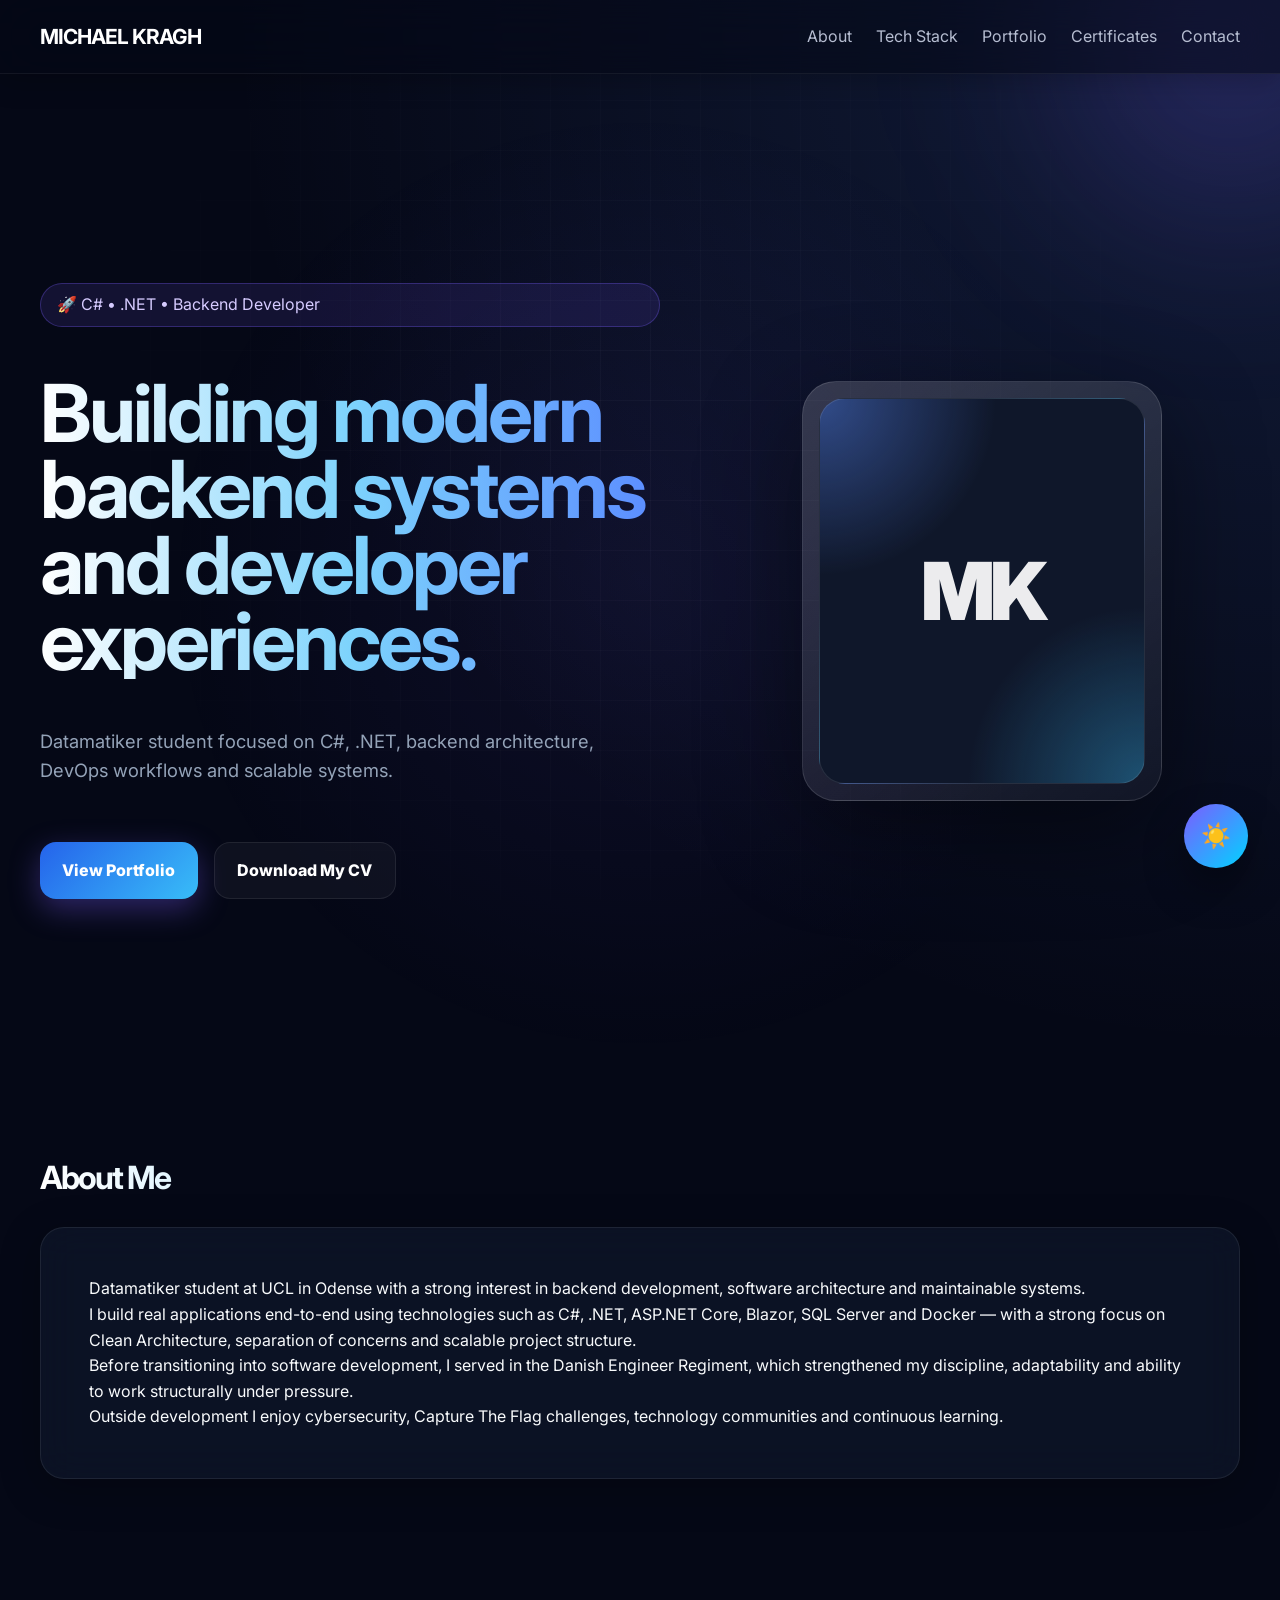
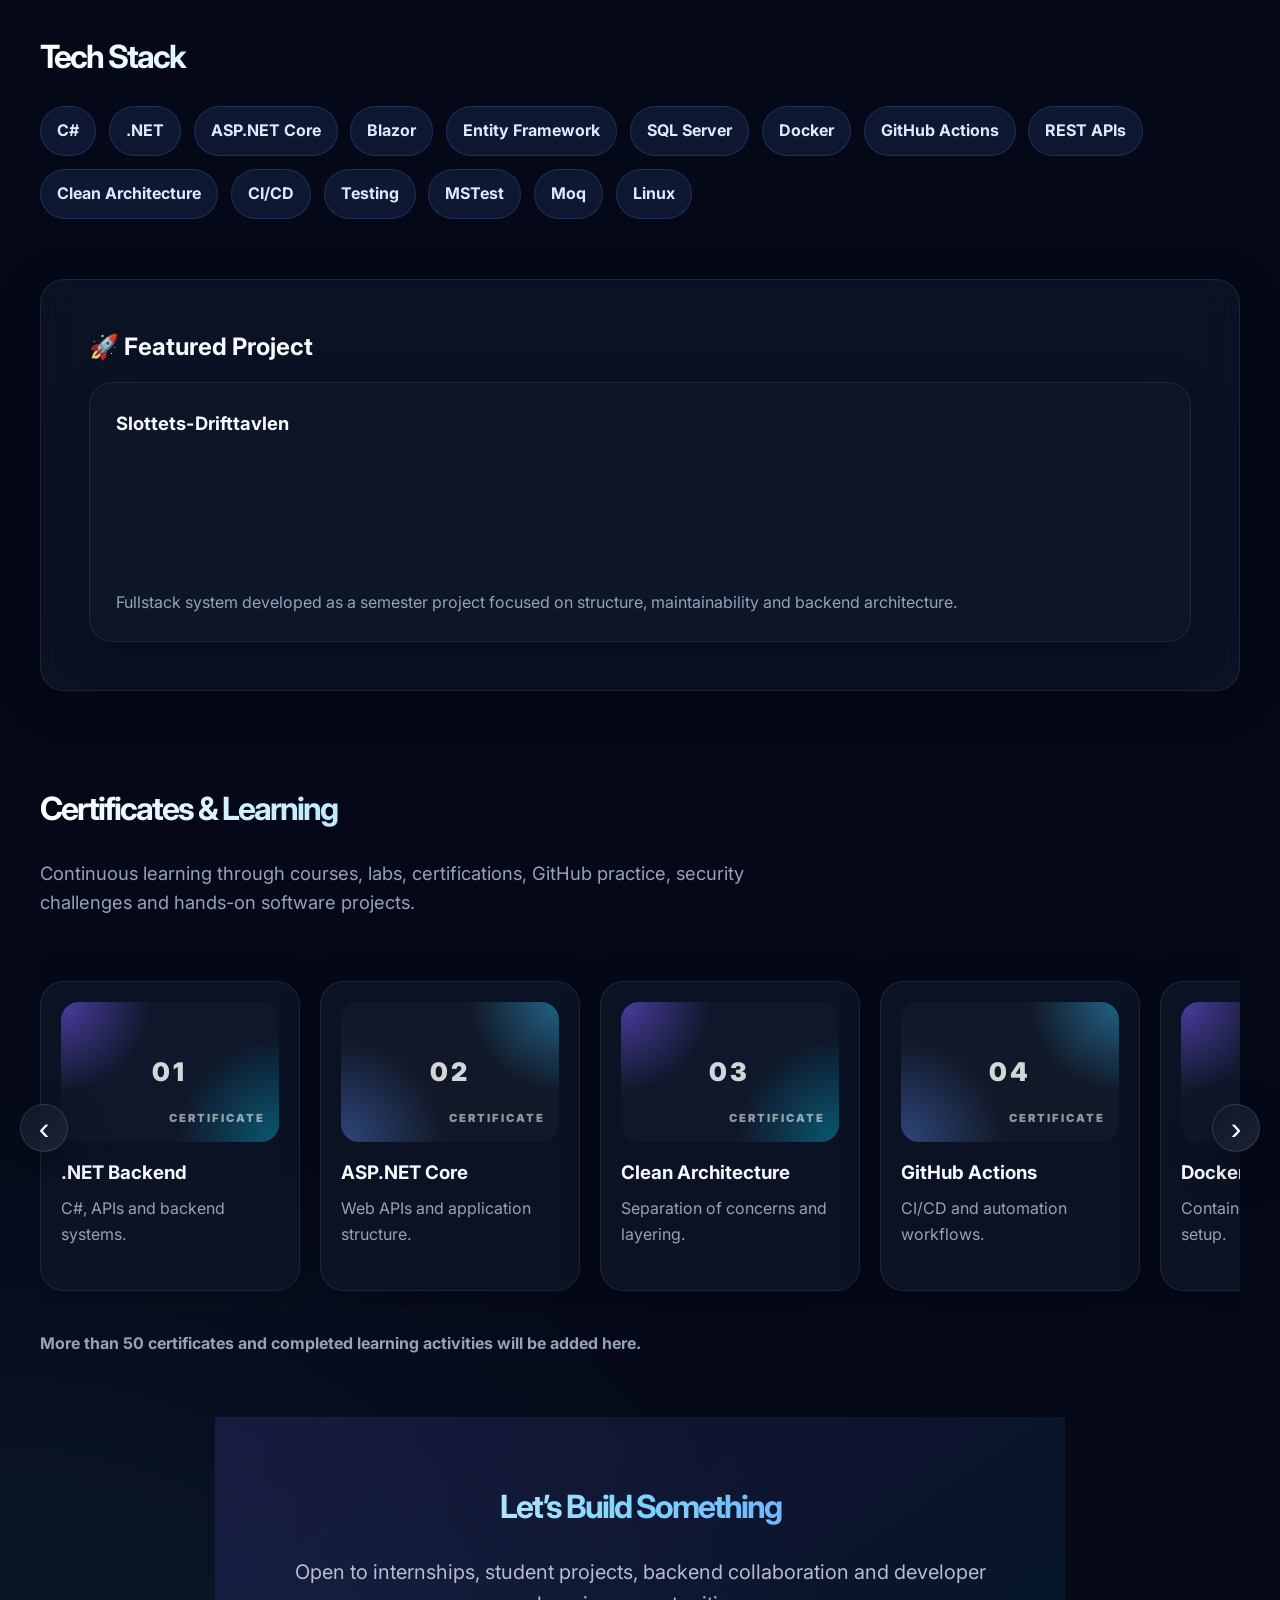
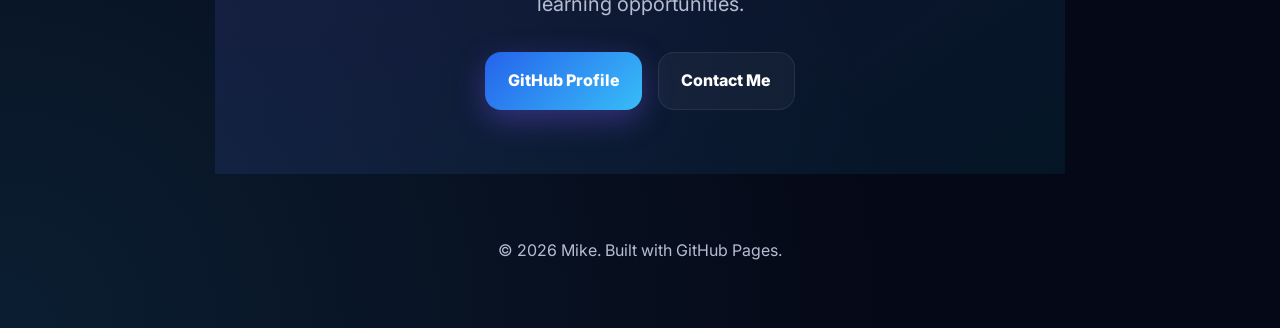
<file: index.html>
<!doctype html>
<html lang="en">
  <head>
    <meta charset="UTF-8" />
    <meta name="viewport" content="width=device-width, initial-scale=1.0" />

    <title>Mike | Developer Portfolio</title>

    <link rel="preconnect" href="https://fonts.googleapis.com" />
    <link rel="preconnect" href="https://fonts.gstatic.com" crossorigin />

    <link
      href="https://fonts.googleapis.com/css2?family=Inter:wght@300;400;500;600;700&display=swap"
      rel="stylesheet"
    />

    <link rel="icon" type="image/svg+xml" href="favicon.svg" />
  <link rel="manifest" href="site.webmanifest" />
  <link rel="stylesheet" href="style.css" />
  </head>

  <!doctype html>
  <html lang="en">
    <head>
      <!-- #region Meta -->
      <meta charset="UTF-8" />
      <meta name="viewport" content="width=device-width, initial-scale=1.0" />
      <meta
        name="description"
        content="Modern developer CV and portfolio for a C# .NET backend developer."
      />
      <!-- #endregion -->

      <!-- #region Title -->
      <title>Michael Kragh | C# .NET Developer</title>
      <!-- #endregion -->

      <!-- #region Fonts -->
      <link rel="preconnect" href="https://fonts.googleapis.com" />
      <link rel="preconnect" href="https://fonts.gstatic.com" crossorigin />
      <link
        href="https://fonts.googleapis.com/css2?family=Inter:wght@300;400;500;600;700;800&display=swap"
        rel="stylesheet"
      />
      <!-- #endregion -->

      <!-- #region Styles -->
      <link rel="stylesheet" href="style.css" />
      <!-- #endregion -->
    </head>

    
    <body>

<button class="theme-toggle" aria-label="Toggle theme">☀️</button>


  <div class="scroll-progress"></div>

      <!-- #region Background -->
      <div class="background-glow" aria-hidden="true"></div>

  <div class="background-grid"></div>

      <!-- #endregion -->

      
  <!-- #region Page Header -->
  <header class="site-header">
    <nav class="site-nav" aria-label="Primary navigation">
      <a href="#" class="brand" aria-label="Go to homepage">MICHAEL KRAGH</a>

      <ul class="nav-links">
        <li><a href="#about">About</a></li>
        <li><a href="#skills">Tech Stack</a></li>
        <li><a href="portfolio.html">Portfolio</a></li>
        <li><a href="#certificates">Certificates</a></li>
        <li><a href="#contact">Contact</a></li>
      </ul>

      <button class="mobile-menu-toggle" aria-label="Toggle navigation" aria-expanded="false">
        <span></span>
        <span></span>
        <span></span>
      </button>
    </nav>
  </header>
  <!-- #endregion -->


      <!-- #region Main Content -->
      <main>
        <!-- #region Hero Section -->
        <section class="hero" aria-labelledby="hero-title">
<div class="hero-layout">
<div class="hero-left">
<p class="hero-tag">🚀 C# • .NET • Backend Developer</p>
<h1 id="hero-title" class="gradient-text">Building modern backend systems and developer experiences.</h1>
<p class="hero-description">Datamatiker student focused on ASP.NET Core, APIs, architecture, security and scalable systems.</p>
<div class="hero-actions">
<a href="portfolio.html" class="primary-btn">View Portfolio</a>
<a href="docs/cv.pdf" class="secondary-btn" target="_blank">Download My CV</a>
</div>
</div>
<div class="hero-right">
        <div class="profile-frame" aria-label="Profile image placeholder">
          <div class="profile-placeholder">
            <span>MK</span>
          </div>
        </div>
      </div>
    </div>
  </section>
        <!-- #endregion -->

        <!-- #region About Section -->
        
<section id="about" class="section">
  <h2 class="section-title gradient-text">
    About Me
  </h2>

  <div class="glass-card">
    <p>
      Datamatiker student at UCL in Odense with a strong interest in backend development,
      software architecture and maintainable systems.
    </p>

    <p>
      I build real applications end-to-end using technologies such as C#, .NET,
      ASP.NET Core, Blazor, SQL Server and Docker — with a strong focus on
      Clean Architecture, separation of concerns and scalable project structure.
    </p>

    <p>
      Before transitioning into software development, I served in the Danish
      Engineer Regiment, which strengthened my discipline, adaptability and
      ability to work structurally under pressure.
    </p>

    <p>
      Outside development I enjoy cybersecurity, Capture The Flag challenges,
      technology communities and continuous learning.
    </p>
  </div>
</section>

        <!-- #endregion -->

        <!-- #region Skills Section -->
        <section id="skills" class="section">
<h2 class="section-title gradient-text">Tech Stack</h2>
<ul id="skills-container" class="skills"></ul>
</section>
        <!-- #endregion -->

        <!-- #region Projects Section -->
        <section
          id="projects"
          class="glass-card hover-lift"
          aria-labelledby="projects-title"
        >
          <h2 id="projects-title">🚀 Featured Project</h2>

          <article class="project-card glow-hover">
            <h3>Slottets-Drifttavlen</h3>

            <p>
              Fullstack system developed as a semester project focused on
              structure, maintainability and backend architecture.
            </p>
          </article>
        </section>
        <!-- #endregion -->
      

<section id="certificates" class="section">
  <h2 class="section-title gradient-text">Certificates & Learning</h2>

  <p class="hero-description">
    Continuous learning through courses, labs, certifications, GitHub practice,
    security challenges and hands-on software projects.
  </p>

  <div class="certificate-slider-wrapper">
    <button class="slider-btn slider-btn-left" type="button" aria-label="Scroll certificates left">‹</button>

    <div class="certificate-slider" aria-label="Certificate slider">
    <article class="certificate-card"><div class="certificate-image">01</div><h3>.NET Backend</h3><p>C#, APIs and backend systems.</p></article>
    <article class="certificate-card"><div class="certificate-image">02</div><h3>ASP.NET Core</h3><p>Web APIs and application structure.</p></article>
    <article class="certificate-card"><div class="certificate-image">03</div><h3>Clean Architecture</h3><p>Separation of concerns and layering.</p></article>
    <article class="certificate-card"><div class="certificate-image">04</div><h3>GitHub Actions</h3><p>CI/CD and automation workflows.</p></article>
    <article class="certificate-card"><div class="certificate-image">05</div><h3>Docker</h3><p>Containers and deployment setup.</p></article>
    <article class="certificate-card"><div class="certificate-image">06</div><h3>SQL & Databases</h3><p>Relational data and persistence.</p></article>
    <article class="certificate-card"><div class="certificate-image">07</div><h3>Testing</h3><p>MSTest, Moq and test principles.</p></article>
    <article class="certificate-card"><div class="certificate-image">08</div><h3>Security</h3><p>CTF, OSINT and security thinking.</p></article>
    <article class="certificate-card"><div class="certificate-image">09</div><h3>Blazor</h3><p>Modern .NET web applications.</p></article>
    <article class="certificate-card"><div class="certificate-image">10</div><h3>Frontend Basics</h3><p>HTML, CSS and JavaScript.</p></article>
    <article class="certificate-card"><div class="certificate-image">11</div><h3>DevOps</h3><p>Deployment and maintainability.</p></article>
    <article class="certificate-card"><div class="certificate-image">12</div><h3>Learning Path</h3><p>Ongoing professional development.</p></article>
  </div>

    <button class="slider-btn slider-btn-right" type="button" aria-label="Scroll certificates right">›</button>
  </div>

  <p class="certificate-note">
    More than 50 certificates and completed learning activities will be added here.
  </p>
</section>



<section id="contact" class="section contact-section">
<h2 class="section-title gradient-text">Let’s Build Something</h2>
<p>Open to internships, student projects, backend collaboration and developer learning opportunities.</p>
<div class="hero-actions">
<a href="https://github.com/codemikemike" class="primary-btn">GitHub Profile</a>
<a href="mailto:codemikemike.noreply.github.com" class="secondary-btn">Contact Me</a>
</div>
</section>
</main>
      <!-- #endregion -->

      <!-- #region Footer -->
      <footer class="site-footer">
        <p>© 2026 Mike. Built with GitHub Pages.</p>
      </footer>
      <!-- #endregion -->
      <script type="module" src="src/app.js"></script>
</body>
  </html>
</html>
</file>
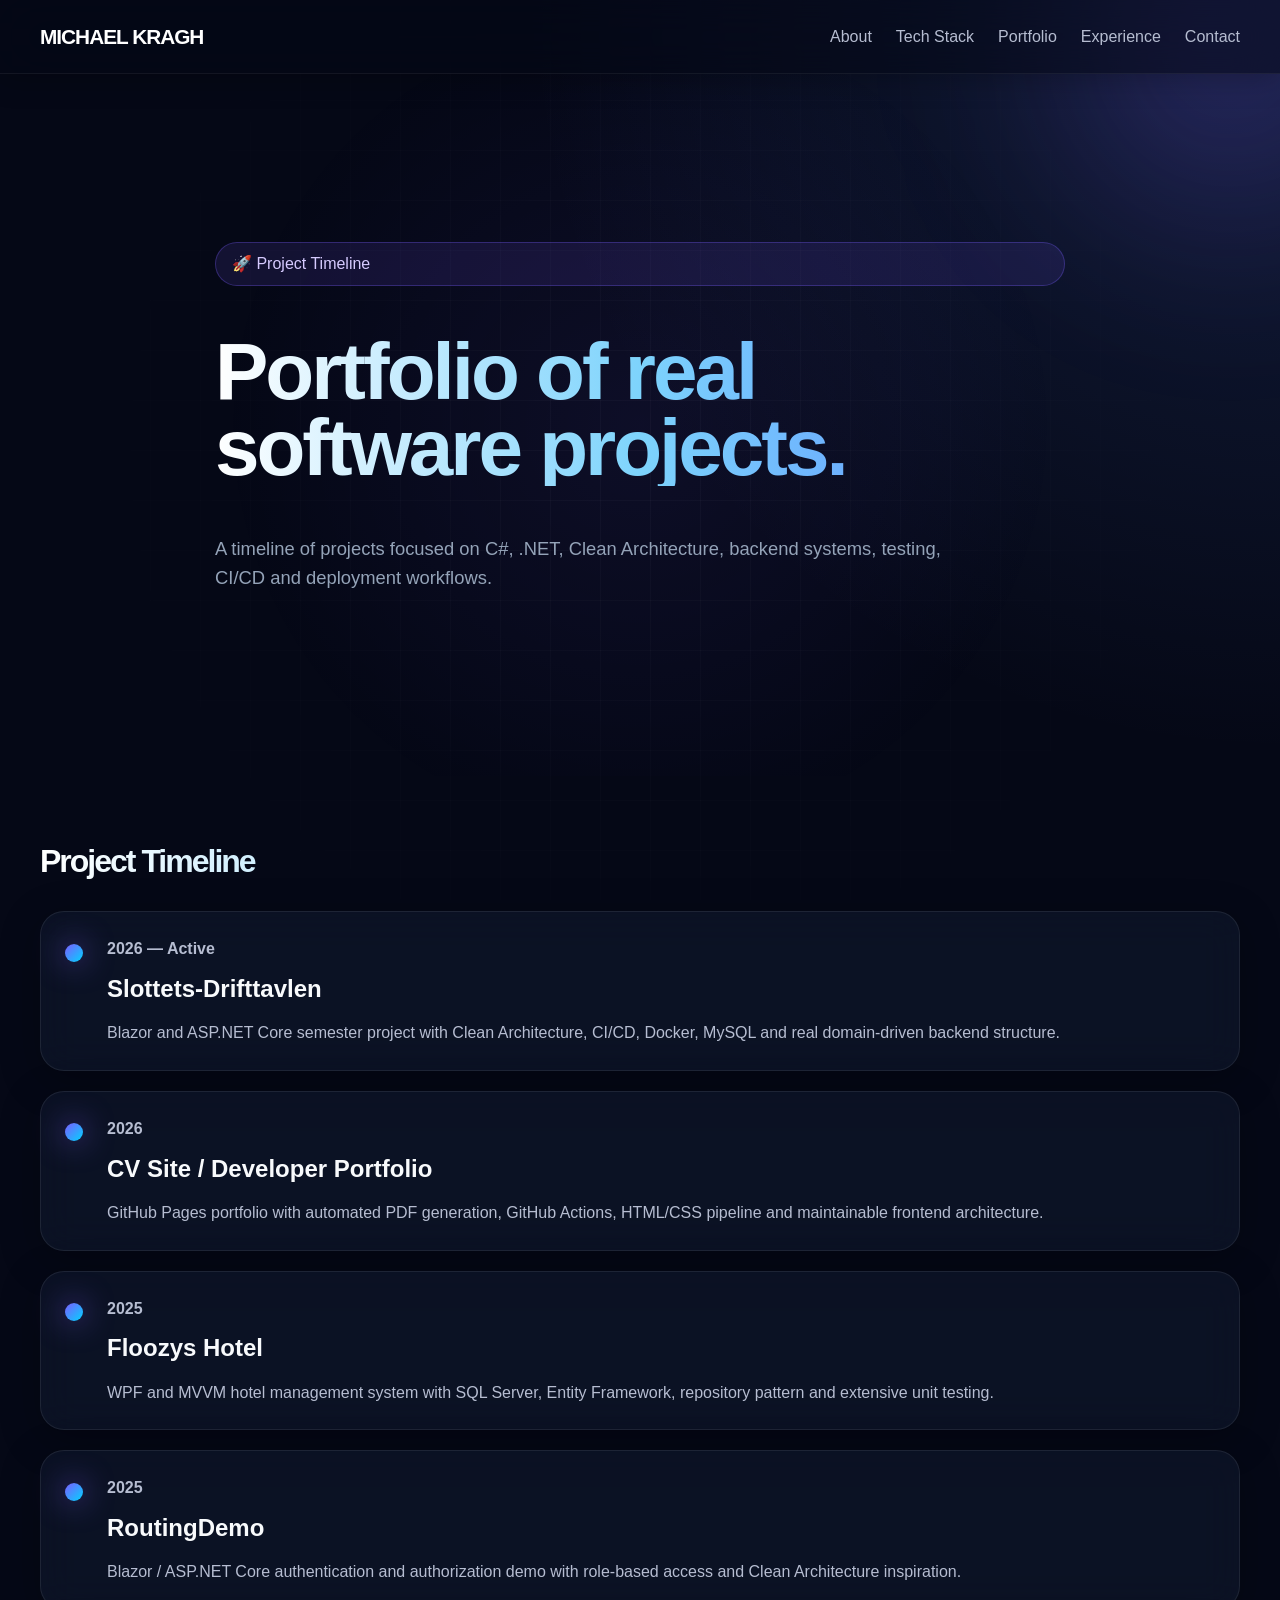
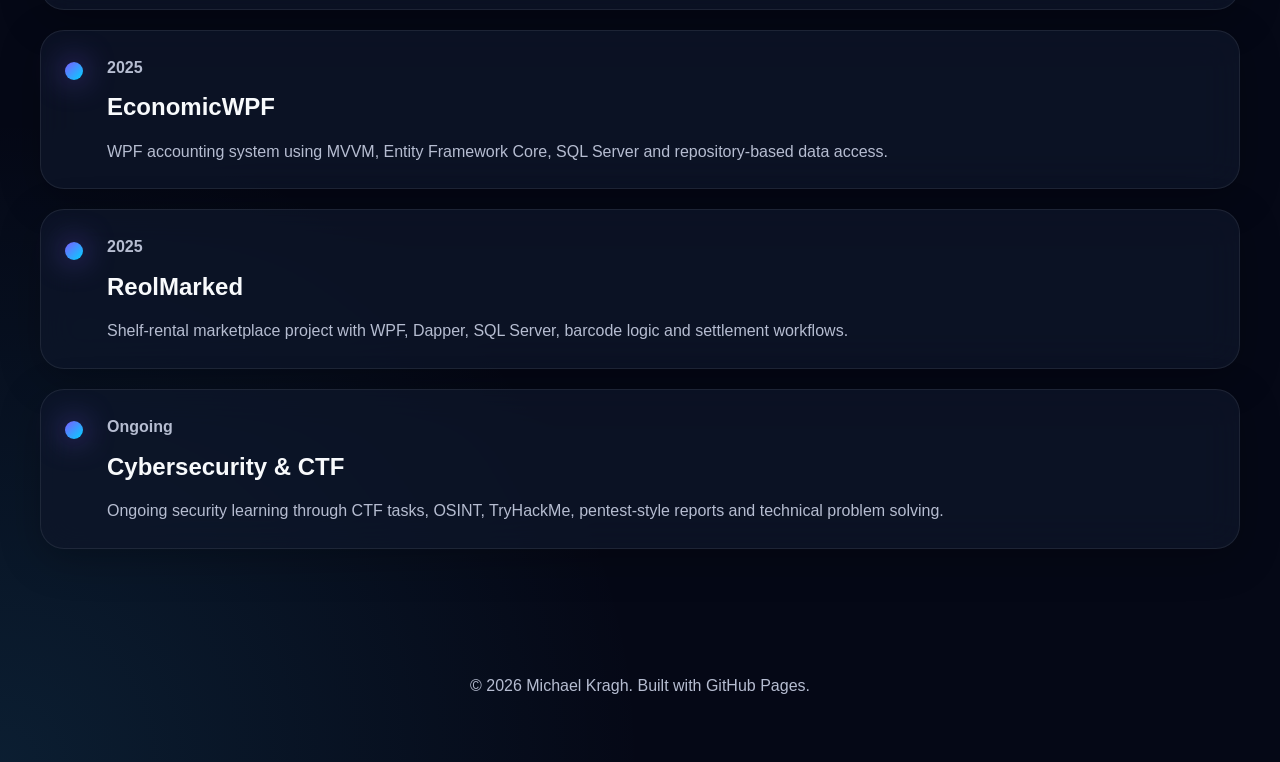
<file: portfolio.html>
<!DOCTYPE html>
<html lang="en">
<head>
  <meta charset="UTF-8" />
  <meta name="viewport" content="width=device-width, initial-scale=1.0" />

  <title>Michael Kragh | Portfolio</title>

  <link rel="icon" type="image/svg+xml" href="favicon.svg" />
  <link rel="stylesheet" href="style.css" />
</head>

<body>
  <div class="scroll-progress"></div>
  <div class="background-glow" aria-hidden="true"></div>
  <div class="background-grid"></div>

  <header class="site-header">
    <nav class="site-nav" aria-label="Primary navigation">
      <a href="index.html" class="brand">MICHAEL KRAGH</a>

      <ul class="nav-links">
        <li><a href="index.html#about">About</a></li>
        <li><a href="index.html#skills">Tech Stack</a></li>
        <li><a href="portfolio.html">Portfolio</a></li>
        <li><a href="index.html#experience">Experience</a></li>
        <li><a href="index.html#contact">Contact</a></li>
      </ul>
    </nav>
  </header>

  <main>
    <section class="hero">
      <div class="hero-left">
        <p class="hero-tag">🚀 Project Timeline</p>

        <h1 class="gradient-text">
          Portfolio of real software projects.
        </h1>

        <p class="hero-description">
          A timeline of projects focused on C#, .NET, Clean Architecture,
          backend systems, testing, CI/CD and deployment workflows.
        </p>
      </div>
    </section>

    <section class="section">
      <h2 class="section-title gradient-text">Project Timeline</h2>

      <div class="timeline">

        <article class="timeline-item">
          <span class="timeline-dot"></span>
          <div>
            <p class="timeline-date">2026 — Active</p>
            <h3>Slottets-Drifttavlen</h3>
            <p>
              Blazor and ASP.NET Core semester project with Clean Architecture,
              CI/CD, Docker, MySQL and real domain-driven backend structure.
            </p>
          </div>
        </article>

        <article class="timeline-item">
          <span class="timeline-dot"></span>
          <div>
            <p class="timeline-date">2026</p>
            <h3>CV Site / Developer Portfolio</h3>
            <p>
              GitHub Pages portfolio with automated PDF generation, GitHub Actions,
              HTML/CSS pipeline and maintainable frontend architecture.
            </p>
          </div>
        </article>

        <article class="timeline-item">
          <span class="timeline-dot"></span>
          <div>
            <p class="timeline-date">2025</p>
            <h3>Floozys Hotel</h3>
            <p>
              WPF and MVVM hotel management system with SQL Server,
              Entity Framework, repository pattern and extensive unit testing.
            </p>
          </div>
        </article>

        <article class="timeline-item">
          <span class="timeline-dot"></span>
          <div>
            <p class="timeline-date">2025</p>
            <h3>RoutingDemo</h3>
            <p>
              Blazor / ASP.NET Core authentication and authorization demo
              with role-based access and Clean Architecture inspiration.
            </p>
          </div>
        </article>

        <article class="timeline-item">
          <span class="timeline-dot"></span>
          <div>
            <p class="timeline-date">2025</p>
            <h3>EconomicWPF</h3>
            <p>
              WPF accounting system using MVVM, Entity Framework Core,
              SQL Server and repository-based data access.
            </p>
          </div>
        </article>

        <article class="timeline-item">
          <span class="timeline-dot"></span>
          <div>
            <p class="timeline-date">2025</p>
            <h3>ReolMarked</h3>
            <p>
              Shelf-rental marketplace project with WPF, Dapper,
              SQL Server, barcode logic and settlement workflows.
            </p>
          </div>
        </article>

        <article class="timeline-item">
          <span class="timeline-dot"></span>
          <div>
            <p class="timeline-date">Ongoing</p>
            <h3>Cybersecurity & CTF</h3>
            <p>
              Ongoing security learning through CTF tasks, OSINT,
              TryHackMe, pentest-style reports and technical problem solving.
            </p>
          </div>
        </article>

      </div>
    </section>
  </main>

  <footer class="site-footer">
    <p>© 2026 Michael Kragh. Built with GitHub Pages.</p>
  </footer>

  <script type="module" src="src/app.js"></script>
</body>
</html>
</file>
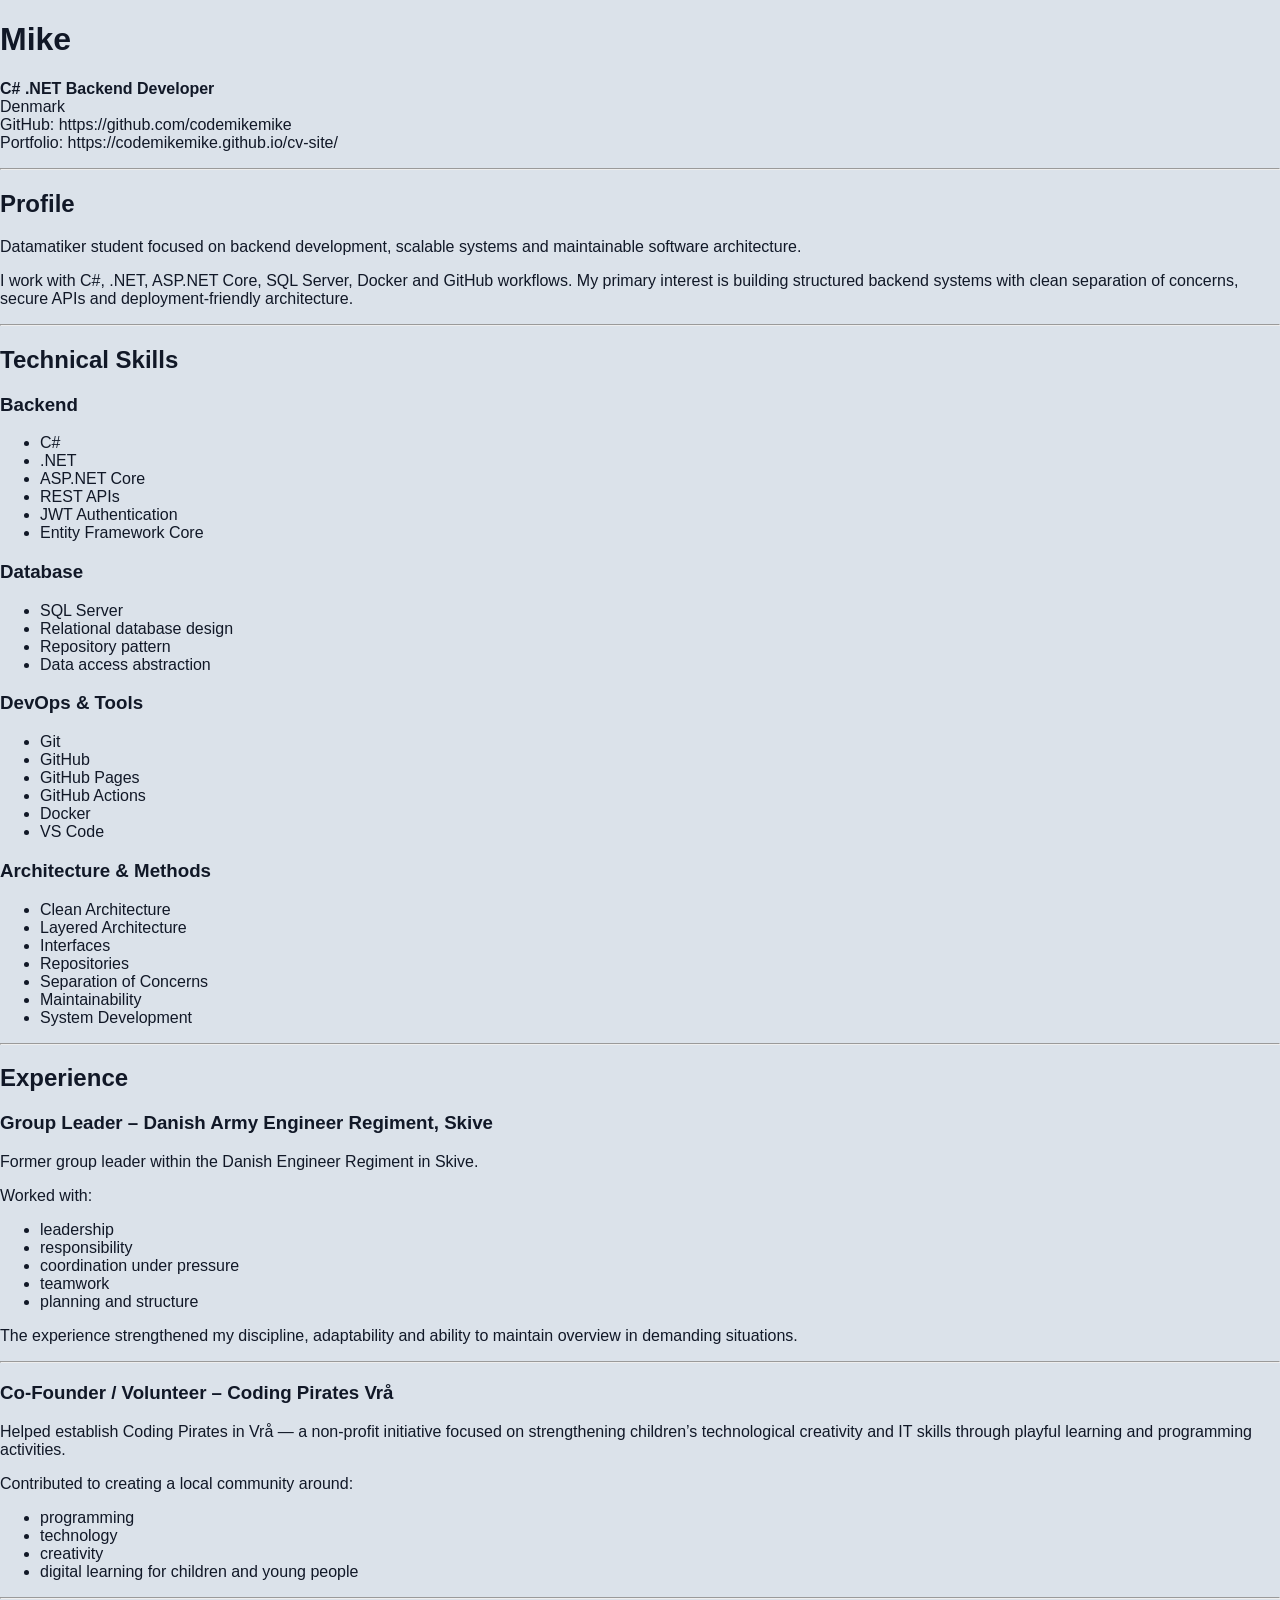
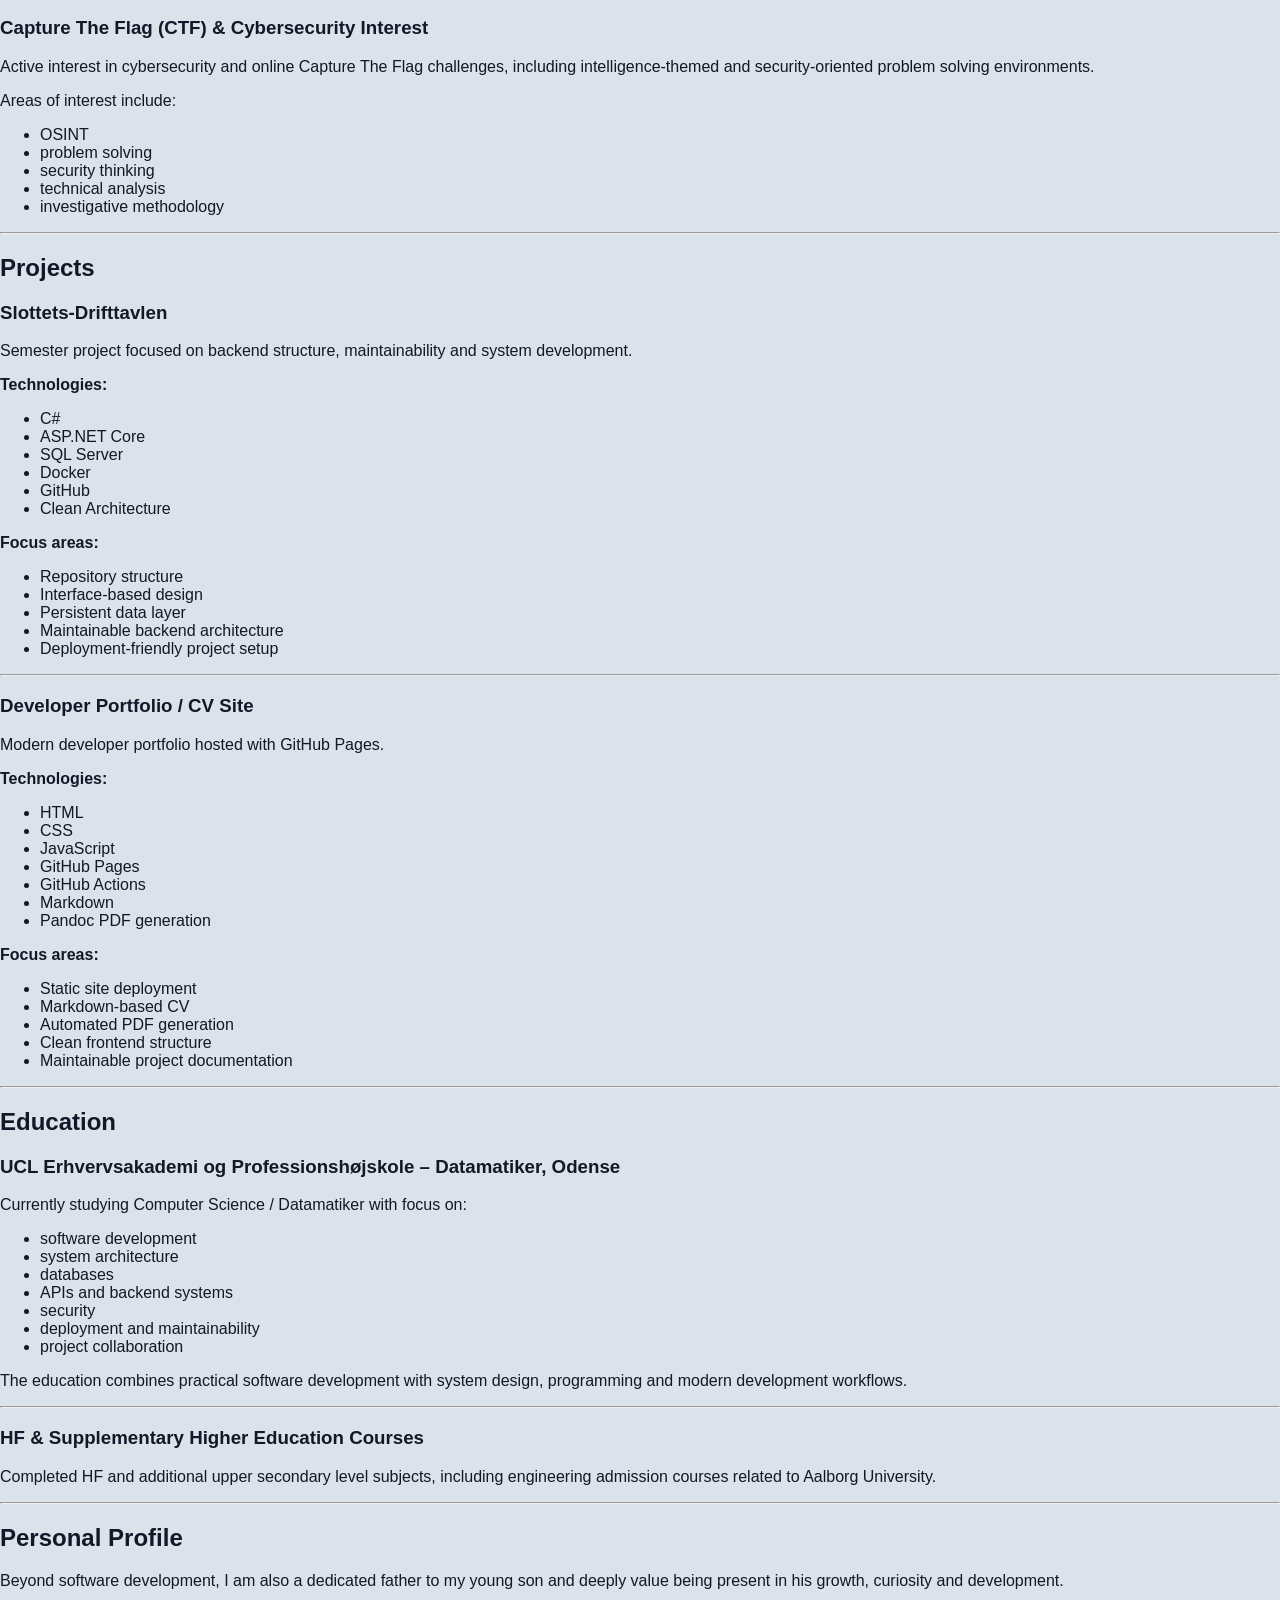
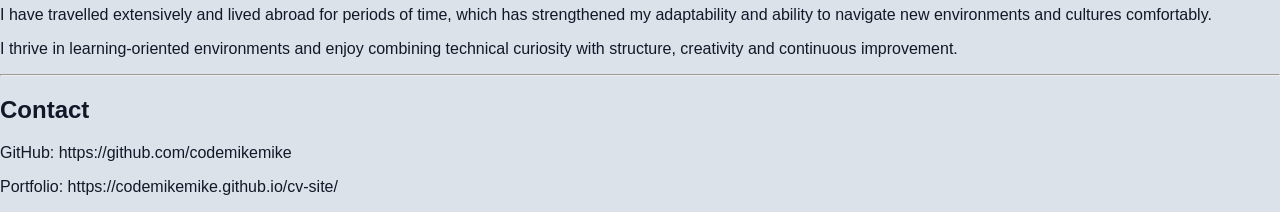
<file: docs/cv.html>
<!DOCTYPE html>
<html xmlns="http://www.w3.org/1999/xhtml" lang="" xml:lang="">
<head>
  <meta charset="utf-8" />
  <meta name="generator" content="pandoc" />
  <meta name="viewport" content="width=device-width, initial-scale=1.0, user-scalable=yes" />
  <title>cv</title>
  <style>
    code{white-space: pre-wrap;}
    span.smallcaps{font-variant: small-caps;}
    div.columns{display: flex; gap: min(4vw, 1.5em);}
    div.column{flex: auto; overflow-x: auto;}
    div.hanging-indent{margin-left: 1.5em; text-indent: -1.5em;}
    /* The extra [class] is a hack that increases specificity enough to
       override a similar rule in reveal.js */
    ul.task-list[class]{list-style: none;}
    ul.task-list li input[type="checkbox"] {
      font-size: inherit;
      width: 0.8em;
      margin: 0 0.8em 0.2em -1.6em;
      vertical-align: middle;
    }
    .display.math{display: block; text-align: center; margin: 0.5rem auto;}
  </style>
  <link rel="stylesheet" href="cv-pdf.css" />
</head>
<body>
<h1 id="mike">Mike</h1>
<p><strong>C# .NET Backend Developer</strong><br />
Denmark<br />
GitHub: https://github.com/codemikemike<br />
Portfolio: https://codemikemike.github.io/cv-site/</p>
<hr />
<h2 id="profile">Profile</h2>
<p>Datamatiker student focused on backend development, scalable systems
and maintainable software architecture.</p>
<p>I work with C#, .NET, ASP.NET Core, SQL Server, Docker and GitHub
workflows. My primary interest is building structured backend systems
with clean separation of concerns, secure APIs and deployment-friendly
architecture.</p>
<hr />
<h2 id="technical-skills">Technical Skills</h2>
<h3 id="backend">Backend</h3>
<ul>
<li>C#</li>
<li>.NET</li>
<li>ASP.NET Core</li>
<li>REST APIs</li>
<li>JWT Authentication</li>
<li>Entity Framework Core</li>
</ul>
<h3 id="database">Database</h3>
<ul>
<li>SQL Server</li>
<li>Relational database design</li>
<li>Repository pattern</li>
<li>Data access abstraction</li>
</ul>
<h3 id="devops-tools">DevOps &amp; Tools</h3>
<ul>
<li>Git</li>
<li>GitHub</li>
<li>GitHub Pages</li>
<li>GitHub Actions</li>
<li>Docker</li>
<li>VS Code</li>
</ul>
<h3 id="architecture-methods">Architecture &amp; Methods</h3>
<ul>
<li>Clean Architecture</li>
<li>Layered Architecture</li>
<li>Interfaces</li>
<li>Repositories</li>
<li>Separation of Concerns</li>
<li>Maintainability</li>
<li>System Development</li>
</ul>
<hr />
<h2 id="experience">Experience</h2>
<h3 id="group-leader-danish-army-engineer-regiment-skive">Group Leader –
Danish Army Engineer Regiment, Skive</h3>
<p>Former group leader within the Danish Engineer Regiment in Skive.</p>
<p>Worked with:</p>
<ul>
<li>leadership</li>
<li>responsibility</li>
<li>coordination under pressure</li>
<li>teamwork</li>
<li>planning and structure</li>
</ul>
<p>The experience strengthened my discipline, adaptability and ability
to maintain overview in demanding situations.</p>
<hr />
<h3 id="co-founder-volunteer-coding-pirates-vrå">Co-Founder / Volunteer
– Coding Pirates Vrå</h3>
<p>Helped establish Coding Pirates in Vrå — a non-profit initiative
focused on strengthening children’s technological creativity and IT
skills through playful learning and programming activities.</p>
<p>Contributed to creating a local community around:</p>
<ul>
<li>programming</li>
<li>technology</li>
<li>creativity</li>
<li>digital learning for children and young people</li>
</ul>
<hr />
<h3 id="capture-the-flag-ctf-cybersecurity-interest">Capture The Flag
(CTF) &amp; Cybersecurity Interest</h3>
<p>Active interest in cybersecurity and online Capture The Flag
challenges, including intelligence-themed and security-oriented problem
solving environments.</p>
<p>Areas of interest include:</p>
<ul>
<li>OSINT</li>
<li>problem solving</li>
<li>security thinking</li>
<li>technical analysis</li>
<li>investigative methodology</li>
</ul>
<hr />
<h2 id="projects">Projects</h2>
<h3 id="slottets-drifttavlen">Slottets-Drifttavlen</h3>
<p>Semester project focused on backend structure, maintainability and
system development.</p>
<p><strong>Technologies:</strong></p>
<ul>
<li>C#</li>
<li>ASP.NET Core</li>
<li>SQL Server</li>
<li>Docker</li>
<li>GitHub</li>
<li>Clean Architecture</li>
</ul>
<p><strong>Focus areas:</strong></p>
<ul>
<li>Repository structure</li>
<li>Interface-based design</li>
<li>Persistent data layer</li>
<li>Maintainable backend architecture</li>
<li>Deployment-friendly project setup</li>
</ul>
<hr />
<h3 id="developer-portfolio-cv-site">Developer Portfolio / CV Site</h3>
<p>Modern developer portfolio hosted with GitHub Pages.</p>
<p><strong>Technologies:</strong></p>
<ul>
<li>HTML</li>
<li>CSS</li>
<li>JavaScript</li>
<li>GitHub Pages</li>
<li>GitHub Actions</li>
<li>Markdown</li>
<li>Pandoc PDF generation</li>
</ul>
<p><strong>Focus areas:</strong></p>
<ul>
<li>Static site deployment</li>
<li>Markdown-based CV</li>
<li>Automated PDF generation</li>
<li>Clean frontend structure</li>
<li>Maintainable project documentation</li>
</ul>
<hr />
<h2 id="education">Education</h2>
<h3
id="ucl-erhvervsakademi-og-professionshøjskole-datamatiker-odense">UCL
Erhvervsakademi og Professionshøjskole – Datamatiker, Odense</h3>
<p>Currently studying Computer Science / Datamatiker with focus on:</p>
<ul>
<li>software development</li>
<li>system architecture</li>
<li>databases</li>
<li>APIs and backend systems</li>
<li>security</li>
<li>deployment and maintainability</li>
<li>project collaboration</li>
</ul>
<p>The education combines practical software development with system
design, programming and modern development workflows.</p>
<hr />
<h3 id="hf-supplementary-higher-education-courses">HF &amp;
Supplementary Higher Education Courses</h3>
<p>Completed HF and additional upper secondary level subjects, including
engineering admission courses related to Aalborg University.</p>
<hr />
<h2 id="personal-profile">Personal Profile</h2>
<p>Beyond software development, I am also a dedicated father to my young
son and deeply value being present in his growth, curiosity and
development.</p>
<p>I have travelled extensively and lived abroad for periods of time,
which has strengthened my adaptability and ability to navigate new
environments and cultures comfortably.</p>
<p>I thrive in learning-oriented environments and enjoy combining
technical curiosity with structure, creativity and continuous
improvement.</p>
<hr />
<h2 id="contact">Contact</h2>
<p>GitHub: https://github.com/codemikemike</p>
<p>Portfolio: https://codemikemike.github.io/cv-site/</p>
</body>
</html>
</file>
<file: style.css>
/* #region Reset */

* {
  margin: 0;
  padding: 0;
  box-sizing: border-box;
}

/* #endregion */


/* #region Root */

:root {
  --background: #050816;
  --surface: rgba(255, 255, 255, 0.06);
  --surface-border: rgba(255, 255, 255, 0.1);

  --text-primary: #ffffff;
  --text-secondary: #b6bdd1;

  --primary: #7c5cff;
  --secondary: #00d4ff;

  --shadow:
    0 8px 32px rgba(0, 0, 0, 0.35);

  --blur: blur(18px);

  --max-width: 1200px;
}

/* #endregion */


/* #region Base */

html {
  scroll-behavior: smooth;
}

body {
  font-family: "Inter", sans-serif;

  background:
    radial-gradient(circle at top left, rgba(124, 92, 255, 0.18), transparent 30%),
    radial-gradient(circle at bottom right, rgba(0, 212, 255, 0.12), transparent 30%),
    var(--background);

  color: var(--text-primary);

  min-height: 100vh;

  overflow-x: hidden;
  line-height: 1.6;
}

/* #endregion */


/* #region Background Glow */

.background-glow {
  position: fixed;

  top: -200px;
  right: -200px;

  width: 500px;
  height: 500px;

  background: radial-gradient(circle, rgba(124, 92, 255, 0.25), transparent 70%);

  filter: blur(80px);

  z-index: -1;

  animation: pulse 8s ease-in-out infinite;
}

@keyframes pulse {
  0% {
    transform: scale(1);
    opacity: 0.7;
  }

  50% {
    transform: scale(1.2);
    opacity: 1;
  }

  100% {
    transform: scale(1);
    opacity: 0.7;
  }
}

/* #endregion */


/* #region Layout */

main {
  width: min(100% - 2rem, var(--max-width));
  margin-inline: auto;
}

/* #endregion */


/* #region Header */

.site-header {

  box-shadow:
    0 4px 30px rgba(0,0,0,0.25);

  position: sticky;
  top: 0;

  backdrop-filter: blur(14px);

  background: rgba(5, 8, 22, 0.65);

  border-bottom: 1px solid rgba(255, 255, 255, 0.05);

  z-index: 1000;
}

.site-nav {
  width: min(100% - 2rem, var(--max-width));

  margin-inline: auto;

  display: flex;
  justify-content: space-between;
  align-items: center;

  padding: 1rem 0;
}

.brand {
  font-size: 1.1rem;
  font-weight: 700;

  color: white;

  text-decoration: none;
}

.nav-links {
  display: flex;
  gap: 1.5rem;

  list-style: none;
}

.nav-links a {
  color: var(--text-secondary);

  text-decoration: none;

  transition: 0.3s ease;
}

.nav-links a:hover {
  color: white;
}

/* #endregion */


/* #region Hero */

.hero {
  min-height: 90vh;

  display: grid;
  place-items: center;

  padding: 4rem 0;
}

.hero-content {

  display: flex;
  flex-direction: column;
  gap: 1rem;

  max-width: 800px;
}

.hero-tag {
  display: inline-flex;

  padding: 0.5rem 1rem;

  border-radius: 999px;

  background: rgba(124, 92, 255, 0.12);

  border: 1px solid rgba(124, 92, 255, 0.3);

  color: #d6cbff;

  margin-bottom: 1.5rem;
}

.hero h1 {
  font-size: clamp(3rem, 8vw, 5rem);

  line-height: 1.05;

  margin-bottom: 1.5rem;

  letter-spacing: -2px;
}

.hero-description {
  font-size: 1.2rem;

  color: var(--text-secondary);

  max-width: 650px;

  margin-bottom: 2rem;
}

/* #endregion */


/* #region Buttons */

.hero-actions {
  display: flex;
  gap: 1rem;

  flex-wrap: wrap;
}

.primary-btn,
.secondary-btn {
  padding: 1rem 1.4rem;

  border-radius: 14px;

  text-decoration: none;

  font-weight: 600;

  transition: 0.3s ease;
}

.primary-btn {
  background: linear-gradient(
    135deg,
    var(--primary),
    var(--secondary)
  );

  color: white;

  box-shadow:
    0 10px 30px rgba(124, 92, 255, 0.35);
}

.primary-btn:hover {
  transform: translateY(-3px);
}

.secondary-btn {
  border: 1px solid rgba(255, 255, 255, 0.1);

  color: white;

  background: rgba(255, 255, 255, 0.04);
}

.secondary-btn:hover {
  background: rgba(255, 255, 255, 0.08);
}

/* #endregion */


/* #region Glass Cards */

.glass-card {
  background: var(--surface);

  border: 1px solid var(--surface-border);

  backdrop-filter: var(--blur);

  border-radius: 24px;

  padding: 2rem;

  margin-bottom: 2rem;

  box-shadow: var(--shadow);
}

.glass-card h2 {
  margin-bottom: 1rem;

  font-size: 1.5rem;
}

/* #endregion */


/* #region Skills */

.skills {
  display: flex;
  flex-wrap: wrap;

  gap: 1rem;

  list-style: none;
}

.skills li {
  padding: 0.75rem 1rem;

  border-radius: 12px;

  background: rgba(255, 255, 255, 0.05);

  border: 1px solid rgba(255, 255, 255, 0.08);

  color: white;
}

/* #endregion */


/* #region Project */

.project-card h3 {
  margin-bottom: 0.75rem;
}

/* #endregion */


/* #region Footer */

.site-footer {
  text-align: center;

  padding: 4rem 2rem;

  color: var(--text-secondary);
}

/* #endregion */


/* #region Responsive */

@media (max-width: 768px) {

  .nav-links {
    display: none;
  }

  .hero {
    min-height: 80vh;
  }

  .hero h1 {
    font-size: 3rem;
  }

  .hero-description {
    font-size: 1rem;
  }

}

/* #endregion */

/* #region Utilities */

.gradient-text {

  background:
    linear-gradient(
      135deg,
      #7c5cff,
      #00d4ff
    );

  -webkit-background-clip: text;
  -webkit-text-fill-color: transparent;
}

.section-spacing {
  padding-block: 5rem;
}

.hover-lift {

  transition:
    transform 0.35s ease,
    box-shadow 0.35s ease;
}

.hover-lift:hover {

  transform:
    translateY(-8px);

  box-shadow:
    0 20px 40px rgba(0,0,0,0.35);
}

/* #endregion */


/* #region Reveal Animation */

.glass-card {

  opacity: 0;

  transform:
    translateY(30px);

  animation:
    reveal 0.8s ease forwards;
}

.glass-card:nth-child(1) {
  animation-delay: 0.1s;
}

.glass-card:nth-child(2) {
  animation-delay: 0.25s;
}

.glass-card:nth-child(3) {
  animation-delay: 0.4s;
}

@keyframes reveal {

  to {

    opacity: 1;

    transform:
      translateY(0);
  }
}

/* #endregion */


/* #region Scroll Progress */

.scroll-progress {

  position: fixed;

  top: 0;
  left: 0;

  width: 0%;
  height: 4px;

  background:
    linear-gradient(
      90deg,
      #7c5cff,
      #00d4ff
    );

  z-index: 9999;
}

/* #endregion */


/* #region Background Grid */

.background-grid {

  position: fixed;

  inset: 0;

  background-image:
    linear-gradient(
      rgba(255,255,255,0.03) 1px,
      transparent 1px
    ),
    linear-gradient(
      90deg,
      rgba(255,255,255,0.03) 1px,
      transparent 1px
    );

  background-size: 50px 50px;

  mask-image:
    radial-gradient(
      circle at center,
      black,
      transparent 80%
    );

  z-index: -2;
}

/* #endregion */


/* #region Enhanced Project Card */

.project-card {

  display: flex;
  flex-direction: column;
  gap: 1rem;
}

.project-card p {

  color:
    var(--text-secondary);
}

/* #endregion */


/* #region Enhanced Hero */

.hero {

  position: relative;
}

.hero::before {

  content: "";

  position: absolute;

  inset: 0;

  background:
    radial-gradient(
      circle at center,
      rgba(124,92,255,0.08),
      transparent 60%
    );

  z-index: -1;
}

/* #endregion */


/* #region Modern Hero Layout */

.hero-layout {

  display: grid;

  grid-template-columns:
    1.2fr 1fr;

  align-items: center;

  gap: 4rem;

  min-height: 90vh;
}

.hero-left {

  display: flex;
  flex-direction: column;

  gap: 1.5rem;
}

.hero-right {

  display: flex;

  justify-content: center;
  align-items: center;
}

.hero-visual {

  position: relative;

  width: 420px;
  height: 420px;

  border-radius: 50%;

  background:
    radial-gradient(
      circle,
      rgba(124,92,255,0.18),
      transparent 70%
    );
}

.orb {

  position: absolute;

  border-radius: 50%;

  filter: blur(10px);

  animation:
    float 8s ease-in-out infinite;
}

.orb-1 {

  width: 220px;
  height: 220px;

  background:
    rgba(124,92,255,0.45);

  top: 20px;
  left: 50px;
}

.orb-2 {

  width: 180px;
  height: 180px;

  background:
    rgba(0,212,255,0.35);

  bottom: 20px;
  right: 30px;

  animation-delay: 2s;
}

.orb-3 {

  width: 120px;
  height: 120px;

  background:
    rgba(255,255,255,0.12);

  top: 160px;
  right: 120px;

  animation-delay: 4s;
}

@keyframes float {

  0% {
    transform:
      translateY(0px);
  }

  50% {
    transform:
      translateY(-25px);
  }

  100% {
    transform:
      translateY(0px);
  }
}

/* #endregion */


/* #region Premium Typography */

.hero h1 {

  font-size:
    clamp(4rem, 8vw, 6rem);

  line-height: 0.95;

  letter-spacing: -4px;

  max-width: 850px;
}

.hero-description {

  font-size: 1.3rem;

  max-width: 650px;

  color:
    var(--text-secondary);
}

/* #endregion */


/* #region Premium Cards */

.glass-card {

  padding: 3rem;

  border-radius: 32px;

  background:
    linear-gradient(
      145deg,
      rgba(255,255,255,0.08),
      rgba(255,255,255,0.03)
    );

  border:
    1px solid rgba(255,255,255,0.08);
}

/* #endregion */


/* #region Responsive */

@media (max-width: 1000px) {

  .hero-layout {

    grid-template-columns: 1fr;

    text-align: center;
  }

  .hero-left {

    align-items: center;
  }

  .hero-right {

    display: none;
  }
}

/* #endregion */


/* #region Section System */

.section {

  position: relative;

  padding-block: 8rem;
}

.section-title {

  font-size:
    clamp(2.5rem, 5vw, 4rem);

  margin-bottom: 3rem;

  letter-spacing: -2px;
}

/* #endregion */


/* #region Premium Skills */

.skills {

  display: flex;

  flex-wrap: wrap;

  gap: 1rem;
}

.skills li {

  position: relative;

  overflow: hidden;

  padding:
    1rem 1.4rem;

  border-radius: 16px;

  background:
    rgba(255,255,255,0.05);

  border:
    1px solid rgba(255,255,255,0.08);

  backdrop-filter:
    blur(12px);

  transition:
    all 0.35s ease;
}

.skills li::before {

  content: "";

  position: absolute;

  inset: 0;

  background:
    linear-gradient(
      135deg,
      rgba(124,92,255,0.25),
      rgba(0,212,255,0.15)
    );

  opacity: 0;

  transition:
    opacity 0.35s ease;
}

.skills li:hover {

  transform:
    translateY(-6px);

  border-color:
    rgba(124,92,255,0.45);
}

.skills li:hover::before {

  opacity: 1;
}

/* #endregion */


/* #region Project Grid */

.project-grid {

  display: grid;

  grid-template-columns:
    repeat(
      auto-fit,
      minmax(320px, 1fr)
    );

  gap: 2rem;
}

.project-card {

  position: relative;

  overflow: hidden;

  padding: 2rem;

  border-radius: 28px;

  background:
    rgba(255,255,255,0.05);

  border:
    1px solid rgba(255,255,255,0.08);

  transition:
    all 0.4s ease;
}

.project-card::before {

  content: "";

  position: absolute;

  inset: 0;

  background:
    linear-gradient(
      135deg,
      rgba(124,92,255,0.12),
      rgba(0,212,255,0.06)
    );

  opacity: 0;

  transition:
    opacity 0.4s ease;
}

.project-card:hover {

  transform:
    translateY(-10px);

  border-color:
    rgba(124,92,255,0.35);
}

.project-card:hover::before {

  opacity: 1;
}

.project-card h3 {

  font-size: 1.6rem;

  margin-bottom: 1rem;
}

/* #endregion */


/* #region Premium Navbar */

.site-header {

  backdrop-filter:
    blur(24px);

  background:
    rgba(5,8,22,0.55);

  border-bottom:
    1px solid rgba(255,255,255,0.06);
}

.site-nav {

  padding:
    1.25rem 0;
}

.brand {

  font-size: 1.3rem;

  letter-spacing: -1px;
}

/* #endregion */


/* #region Glow Hover */

.glow-hover {

  position: relative;
}

.glow-hover::after {

  content: "";

  position: absolute;

  inset: 0;

  border-radius: inherit;

  background:
    radial-gradient(
      circle at top,
      rgba(124,92,255,0.25),
      transparent 70%
    );

  opacity: 0;

  transition:
    opacity 0.35s ease;

  pointer-events: none;
}

.glow-hover:hover::after {

  opacity: 1;
}

/* #endregion */


/* #region Modern Layout */

.section {

  padding-block:
    8rem;
}

.section-title {

  font-size:
    clamp(2.5rem, 6vw, 4rem);

  margin-bottom:
    2.5rem;

  letter-spacing:
    -2px;
}

.about-text {

  font-size:
    1.2rem;

  max-width:
    850px;

  color:
    var(--text-secondary);

  line-height:
    1.9;
}

/* #endregion */


/* #region Timeline */

.timeline {
  display: grid;
  gap: 2rem;
}

.timeline-item {
  position: relative;
  display: grid;
  grid-template-columns: auto 1fr;
  gap: 1.5rem;
  padding: 2rem;
  border-radius: 28px;
  background: linear-gradient(
    145deg,
    rgba(255,255,255,0.07),
    rgba(255,255,255,0.03)
  );
  border: 1px solid rgba(255,255,255,0.08);
  backdrop-filter: blur(18px);
  transition: transform 0.35s ease, border-color 0.35s ease;
}

.timeline-item:hover {
  transform: translateY(-8px);
  border-color: rgba(124,92,255,0.45);
}

.timeline-dot {
  width: 18px;
  height: 18px;
  margin-top: 0.45rem;
  border-radius: 50%;
  background: linear-gradient(135deg, #7c5cff, #00d4ff);
  box-shadow: 0 0 30px rgba(124,92,255,0.7);
}

.timeline-date {
  color: #8fdcff;
  font-weight: 700;
  margin-bottom: 0.5rem;
}

.timeline-item h3 {
  font-size: 1.5rem;
  margin-bottom: 0.75rem;
}

.timeline-item p {
  color: var(--text-secondary);
}

/* #endregion */


/* #region Contact Section */

.contact-section {
  text-align: center;
  max-width: 850px;
  margin-inline: auto;
}

.contact-section p {
  color: var(--text-secondary);
  font-size: 1.25rem;
  margin-bottom: 2rem;
}

.contact-section .hero-actions {
  justify-content: center;
}

/* #endregion */


/* #region Theme Toggle */

.theme-toggle {

  position: fixed;

  right: 2rem;
  bottom: 2rem;

  width: 64px;
  height: 64px;

  border: none;

  border-radius: 50%;

  background:
    linear-gradient(
      135deg,
      #7c5cff,
      #00d4ff
    );

  color: white;

  font-size: 1.5rem;

  cursor: pointer;

  z-index: 9999;

  box-shadow:
    0 20px 40px rgba(0,0,0,0.35);

  transition:
    transform 0.3s ease,
    box-shadow 0.3s ease;
}

.theme-toggle:hover {

  transform:
    translateY(-6px) scale(1.05);
}

/* #endregion */


/* #region Light Theme */

body.light-theme {

  --background: #f4f7fb;

  --surface:
    rgba(255,255,255,0.75);

  --surface-border:
    rgba(0,0,0,0.06);

  --text-primary:
    #0f172a;

  --text-secondary:
    #475569;

  background:
    radial-gradient(
      circle at top left,
      rgba(124,92,255,0.08),
      transparent 30%
    ),
    radial-gradient(
      circle at bottom right,
      rgba(0,212,255,0.08),
      transparent 30%
    ),
    var(--background);
}

body.light-theme .brand,
body.light-theme .nav-links a,
body.light-theme .skills li,
body.light-theme .secondary-btn {

  color:
    #0f172a;
}

body.light-theme .secondary-btn {

  border:
    1px solid rgba(0,0,0,0.08);
}

/* #endregion */


/* #region Global Theme Transitions */

body,
.glass-card,
.project-card,
.timeline-item,
.skills li,
.site-header,
.secondary-btn {

  transition:
    background 0.35s ease,
    color 0.35s ease,
    border-color 0.35s ease;
}

/* #endregion */


/* #region Professional Spacing Fix */

.hero {
  min-height: 78vh;
}

.section {
  padding-block: 3.75rem;
}

.glass-card,
.project-card,
.timeline-item,
.contact-section {
  transition:
    transform 0.3s ease,
    border-color 0.3s ease,
    background 0.3s ease;
}

/* #endregion */


/* #region Stronger Project Layout */

#projects .project-grid {
  margin-top: 2rem;
}

#projects .project-card {
  min-height: 260px;
  display: flex;
  flex-direction: column;
  justify-content: space-between;
}

#projects .project-card::after {
  content: "View case study →";
  margin-top: 2rem;
  color: #8fdcff;
  font-weight: 800;
}

/* #endregion */


/* #region Better Contact */

.contact-section {
  padding: 4rem;
  background:
    linear-gradient(
      145deg,
      rgba(124, 92, 255, 0.14),
      rgba(0, 212, 255, 0.07)
    );
}

/* #endregion */


/* #region Mobile Navigation */

.mobile-menu-toggle {
  display: none;
  width: 44px;
  height: 44px;
  border: 1px solid var(--border);
  border-radius: 14px;
  background: rgba(255,255,255,.06);
  cursor: pointer;
}

.mobile-menu-toggle span {
  display: block;
  width: 20px;
  height: 2px;
  margin: 5px auto;
  background: var(--text);
  border-radius: 999px;
  transition: transform .25s ease, opacity .25s ease;
}

.mobile-menu-toggle.is-open span:nth-child(1) {
  transform: translateY(7px) rotate(45deg);
}

.mobile-menu-toggle.is-open span:nth-child(2) {
  opacity: 0;
}

.mobile-menu-toggle.is-open span:nth-child(3) {
  transform: translateY(-7px) rotate(-45deg);
}

@media (max-width: 900px) {
  .mobile-menu-toggle {
    display: block;
  }

  .nav-links {
    position: fixed;
    top: 73px;
    left: 1rem;
    right: 1rem;

    display: grid;
    gap: .75rem;

    padding: 1rem;

    border: 1px solid var(--border);
    border-radius: 22px;

    background: rgba(5,8,22,.92);
    backdrop-filter: blur(22px);

    transform: translateY(-16px);
    opacity: 0;
    pointer-events: none;

    transition: opacity .25s ease, transform .25s ease;
  }

  .nav-links.is-open {
    opacity: 1;
    pointer-events: auto;
    transform: translateY(0);
  }

  .nav-links a {
    display: block;
    padding: .85rem 1rem;
    border-radius: 14px;
  }

  .nav-links a:hover {
    background: rgba(255,255,255,.07);
  }
}

/* #endregion */


/* #region Mobile Nav Hard Fix */

.mobile-menu-toggle {
  display: none;
  align-items: center;
  justify-content: center;
  flex-direction: column;
}

@media (max-width: 900px) {
  .mobile-menu-toggle {
    display: flex !important;
  }

  .site-nav {
    position: relative;
  }

  .nav-links {
    display: none !important;
  }

  .nav-links.is-open {
    display: grid !important;
  }
}

/* #endregion */


.mobile-menu-toggle {
  display: flex !important;
  background: red !important;
}


/* #region Mobile Menu Icon Fix */

.mobile-menu-toggle {
  gap: 4px;
}

.mobile-menu-toggle span {
  display: block !important;
  width: 22px !important;
  height: 2px !important;
  background: #ffffff !important;
  border-radius: 999px;
}

/* #endregion */


/* #region Mobile Menu Final Fix */

.mobile-menu-toggle {
  display: none !important;
  width: 44px;
  height: 44px;
  border: 1px solid var(--border);
  border-radius: 14px;
  background: rgba(255,255,255,.06) !important;
  cursor: pointer;
  align-items: center;
  justify-content: center;
  flex-direction: column;
  gap: 4px;
}

.mobile-menu-toggle span {
  display: block !important;
  width: 22px !important;
  height: 2px !important;
  background: #ffffff !important;
  border-radius: 999px;
}

@media (max-width: 900px) {
  .mobile-menu-toggle {
    display: flex !important;
  }
}

/* #endregion */


/* #region Premium Visual Upgrade */

:root {
  --bg-primary: #050816;
  --bg-secondary: #0f172a;
  --accent: #5b8cff;
  --accent-2: #38bdf8;
  --text: #f8fafc;
  --muted: #94a3b8;
  --border: rgba(255,255,255,.08);
}

body {
  background:
    radial-gradient(circle at top right,
      rgba(91,140,255,.16),
      transparent 28%),

    radial-gradient(circle at bottom left,
      rgba(56,189,248,.12),
      transparent 24%),

    var(--bg-primary);

  color: var(--text);
}

.section-title {
  font-size: 2rem;
  margin-bottom: 1.5rem;
}

.gradient-text {
  background: linear-gradient(
    90deg,
    #ffffff,
    #7dd3fc,
    #5b8cff
  );

  -webkit-background-clip: text;
  -webkit-text-fill-color: transparent;
}

.glass-card,
.project-card,
.timeline-item {
  background: rgba(15,23,42,.72);
  border: 1px solid var(--border);
  border-radius: 24px;
  backdrop-filter: blur(18px);

  box-shadow:
    0 10px 40px rgba(0,0,0,.25);

  transition:
    transform .25s ease,
    border-color .25s ease;
}

.glass-card:hover,
.project-card:hover,
.timeline-item:hover {
  transform: translateY(-6px);
  border-color: rgba(91,140,255,.4);
}

.project-grid {
  display: grid;
  grid-template-columns:
    repeat(auto-fit, minmax(260px, 1fr));

  gap: 1.5rem;
}

.project-card {
  padding: 1.6rem;
}

.project-card h3 {
  font-size: 1.15rem;
  margin-bottom: .8rem;
}

.project-card p {
  color: var(--muted);
}

.skills {
  display: flex;
  flex-wrap: wrap;
  gap: .8rem;
}

.skills li {
  list-style: none;

  padding:
    .7rem 1rem;

  border-radius: 999px;

  background:
    rgba(91,140,255,.12);

  border:
    1px solid rgba(91,140,255,.22);

  color: #dbeafe;

  font-weight: 700;
}

.timeline {
  display: grid;
  gap: 1.25rem;
}

.timeline-item {
  padding: 1.5rem;
}

.timeline-date {
  color: var(--accent-2);
  font-weight: 800;
  margin-bottom: .5rem;
}

.hero {
  padding-top: 7rem;
  padding-bottom: 6rem;
}

.hero h1 {
  font-size: clamp(3rem, 8vw, 5rem);
  line-height: .95;
  letter-spacing: -3px;
}

.hero-description {
  max-width: 760px;
  font-size: 1.15rem;
  color: var(--muted);
}

.primary-btn,
.secondary-btn {
  display: inline-flex;
  align-items: center;
  gap: .5rem;

  padding:
    .95rem 1.4rem;

  border-radius: 16px;

  text-decoration: none;
  font-weight: 800;

  transition:
    transform .2s ease,
    opacity .2s ease;
}

.primary-btn {
  background:
    linear-gradient(
      135deg,
      #2563eb,
      #38bdf8
    );

  color: white;
}

.secondary-btn {
  border: 1px solid var(--border);
  color: white;
  background: rgba(255,255,255,.04);
}

.primary-btn:hover,
.secondary-btn:hover {
  transform: translateY(-2px);
}

/* #endregion */


/* #region Profile Image Placeholder */

.profile-frame {
  width: 360px;
  height: 420px;
  padding: 1rem;
  border-radius: 34px;
  background:
    linear-gradient(
      145deg,
      rgba(255,255,255,.16),
      rgba(255,255,255,.04)
    );
  border: 1px solid rgba(255,255,255,.12);
  box-shadow: 0 30px 100px rgba(0,0,0,.45);
}

.profile-placeholder {
  width: 100%;
  height: 100%;
  border-radius: 26px;
  display: grid;
  place-items: center;
  background:
    radial-gradient(circle at top left, rgba(91,140,255,.45), transparent 35%),
    radial-gradient(circle at bottom right, rgba(56,189,248,.35), transparent 35%),
    #0f172a;
  border: 1px solid rgba(255,255,255,.10);
}

.profile-placeholder span {
  font-size: 5rem;
  font-weight: 900;
  letter-spacing: -5px;
  color: rgba(255,255,255,.92);
}

@media (max-width: 900px) {
  .profile-frame {
    width: 260px;
    height: 300px;
  }
}

/* #endregion */


/* #region Certificates */

.certificate-grid {
  display: grid;
  grid-template-columns: repeat(auto-fit, minmax(220px, 1fr));
  gap: 1.25rem;
  margin-top: 2rem;
}

.certificate-card {
  padding: 1.25rem;
  border-radius: 24px;
  background: rgba(15,23,42,.72);
  border: 1px solid rgba(255,255,255,.08);
  box-shadow: 0 10px 40px rgba(0,0,0,.22);
  transition: transform .25s ease, border-color .25s ease;
}

.certificate-card:hover {
  transform: translateY(-6px);
  border-color: rgba(91,140,255,.45);
}

.certificate-image {
  height: 140px;
  border-radius: 18px;
  display: grid;
  place-items: center;
  margin-bottom: 1rem;
  background:
    radial-gradient(circle at top left, rgba(91,140,255,.45), transparent 35%),
    radial-gradient(circle at bottom right, rgba(56,189,248,.30), transparent 35%),
    #0f172a;
  color: rgba(255,255,255,.82);
  font-size: 1.6rem;
  font-weight: 900;
  letter-spacing: .12em;
}

.certificate-card h3 {
  margin-bottom: .5rem;
}

.certificate-card p,
.certificate-note {
  color: var(--muted);
}

.certificate-note {
  margin-top: 1.5rem;
  font-weight: 700;
}

/* #endregion */


/* #region Certificate Slider Upgrade */

.certificate-slider {
  display: grid;
  grid-auto-flow: column;
  grid-auto-columns: minmax(260px, 320px);
  gap: 1.25rem;
  overflow-x: auto;
  overscroll-behavior-inline: contain;
  scroll-snap-type: inline mandatory;
  padding: 2rem 0 1rem;
  scrollbar-width: thin;
}

.certificate-slider .certificate-card {
  scroll-snap-align: start;
  min-height: 310px;
}

.certificate-slider::-webkit-scrollbar {
  height: 10px;
}

.certificate-slider::-webkit-scrollbar-track {
  background: rgba(255,255,255,.05);
  border-radius: 999px;
}

.certificate-slider::-webkit-scrollbar-thumb {
  background: linear-gradient(90deg, #2563eb, #38bdf8);
  border-radius: 999px;
}

.certificate-image {
  position: relative;
  overflow: hidden;
}

.certificate-image::after {
  content: "CERTIFICATE";
  position: absolute;
  bottom: 14px;
  right: 14px;
  font-size: .7rem;
  letter-spacing: .18em;
  color: rgba(255,255,255,.55);
}

.certificate-card:nth-child(odd) .certificate-image {
  background:
    radial-gradient(circle at top left, rgba(124,92,255,.55), transparent 35%),
    radial-gradient(circle at bottom right, rgba(0,212,255,.35), transparent 40%),
    #0f172a;
}

.certificate-card:nth-child(even) .certificate-image {
  background:
    radial-gradient(circle at top right, rgba(56,189,248,.45), transparent 35%),
    radial-gradient(circle at bottom left, rgba(91,140,255,.40), transparent 40%),
    #111827;
}

/* #endregion */


/* #region Certificate Slider Controls */

.certificate-slider-wrapper {
  position: relative;
}

.certificate-slider {
  scrollbar-width: none;
}

.certificate-slider::-webkit-scrollbar {
  display: none;
}

.slider-btn {
  position: absolute;
  top: 50%;
  transform: translateY(-50%);
  z-index: 20;

  width: 48px;
  height: 48px;

  border: 1px solid rgba(255,255,255,.12);
  border-radius: 50%;

  background:
    linear-gradient(
      135deg,
      rgba(15,23,42,.92),
      rgba(30,41,59,.82)
    );

  color: white;

  font-size: 2rem;
  line-height: 1;

  cursor: pointer;

  box-shadow:
    0 16px 40px rgba(0,0,0,.35);

  transition:
    transform .2s ease,
    background .2s ease,
    border-color .2s ease;
}

.slider-btn:hover {
  transform: translateY(-50%) scale(1.08);
  border-color: rgba(56,189,248,.55);
  background:
    linear-gradient(
      135deg,
      #2563eb,
      #38bdf8
    );
}

.slider-btn-left {
  left: -1.25rem;
}

.slider-btn-right {
  right: -1.25rem;
}

@media (max-width: 768px) {
  .slider-btn-left {
    left: .25rem;
  }

  .slider-btn-right {
    right: .25rem;
  }
}

/* #endregion */


.project-link {
  margin-top: 1.5rem;
  display: inline-flex;
  color: #38bdf8;
  font-weight: 900;
  text-decoration: none;
}

/* #endregion */
</file>
<file: docs/cv-pdf.css>
@page {
  size: A4;
  margin: 0;
}

* {
  box-sizing: border-box;
}

html,
body {
  margin: 0;
  padding: 0;
}

body {
  font-family: Arial, sans-serif;
  background: #dbe2ea;
  color: #111827;
}

.resume {
  width: 210mm;
  min-height: 297mm;

  display: grid;
  grid-template-columns: 74mm 1fr;

  background: #f8fafc;
}

/* SIDEBAR */

.sidebar {
  background:
    linear-gradient(
      180deg,
      #0f172a,
      #172554
    );

  color: #f8fafc;

  padding: 30px 24px;
}

.photo {
  width: 88px;
  height: 88px;

  border-radius: 24px;

  display: grid;
  place-items: center;

  background:
    linear-gradient(
      135deg,
      #2563eb,
      #38bdf8
    );

  color: white;

  font-size: 32px;
  font-weight: 900;

  margin-bottom: 22px;
}

.sidebar h1 {
  margin: 0;

  color: white;

  font-size: 30px;
  line-height: .95;

  letter-spacing: -1.5px;

  text-transform: uppercase;
}

.role {
  margin-top: 12px;
  margin-bottom: 30px;

  color: #93c5fd;

  font-size: 13px;
  font-weight: 700;
}

.sidebar section {
  margin-top: 28px;
}

.sidebar h2 {
  margin-bottom: 12px;

  color: #38bdf8;

  font-size: 11px;

  letter-spacing: .14em;

  text-transform: uppercase;
}

.sidebar p,
.sidebar li {
  color: #e2e8f0;

  font-size: 11.5px;

  line-height: 1.55;
}

.sidebar ul {
  margin: 0;
  padding-left: 18px;
}

.pill-list {
  list-style: none;
  padding-left: 0 !important;

  display: flex;
  flex-wrap: wrap;
  gap: 6px;
}

.pill-list li {
  padding: 5px 8px;

  border-radius: 999px;

  background:
    rgba(56,189,248,.14);

  border:
    1px solid rgba(56,189,248,.26);
}

/* MAIN */

.main {
  padding: 32px;
}

.top {
  padding: 24px;

  border-radius: 22px;

  background:
    linear-gradient(
      135deg,
      #ffffff,
      #eff6ff
    );

  border:
    1px solid #dbeafe;

  margin-bottom: 24px;
}

.eyebrow {
  margin: 0 0 10px;

  color: #2563eb;

  font-size: 11px;
  font-weight: 800;

  text-transform: uppercase;

  letter-spacing: .12em;
}

.top h2 {
  margin: 0;

  color: #0f172a;

  font-size: 28px;

  line-height: 1.08;

  letter-spacing: -1.5px;
}

.block {
  margin-bottom: 22px;
}

.block h3 {
  margin-bottom: 12px;

  color: #2563eb;

  font-size: 13px;

  letter-spacing: .12em;

  text-transform: uppercase;
}

.block > p {
  color: #475569;

  line-height: 1.6;
}

.item {
  background: white;

  border-radius: 18px;

  padding: 16px;

  margin-bottom: 12px;

  border:
    1px solid #e5e7eb;

  box-shadow:
    0 8px 24px rgba(15,23,42,.05);
}

.item h4 {
  margin: 4px 0 8px;

  color: #0f172a;

  font-size: 14px;
}

.item p {
  margin: 0;

  color: #475569;

  line-height: 1.55;
}

.date {
  color: #2563eb;

  font-size: 10.5px;

  font-weight: 900;

  text-transform: uppercase;

  letter-spacing: .08em;
}

@media print {
  html,
  body {
    -webkit-print-color-adjust: exact !important;
    print-color-adjust: exact !important;
  }
}
</file>
